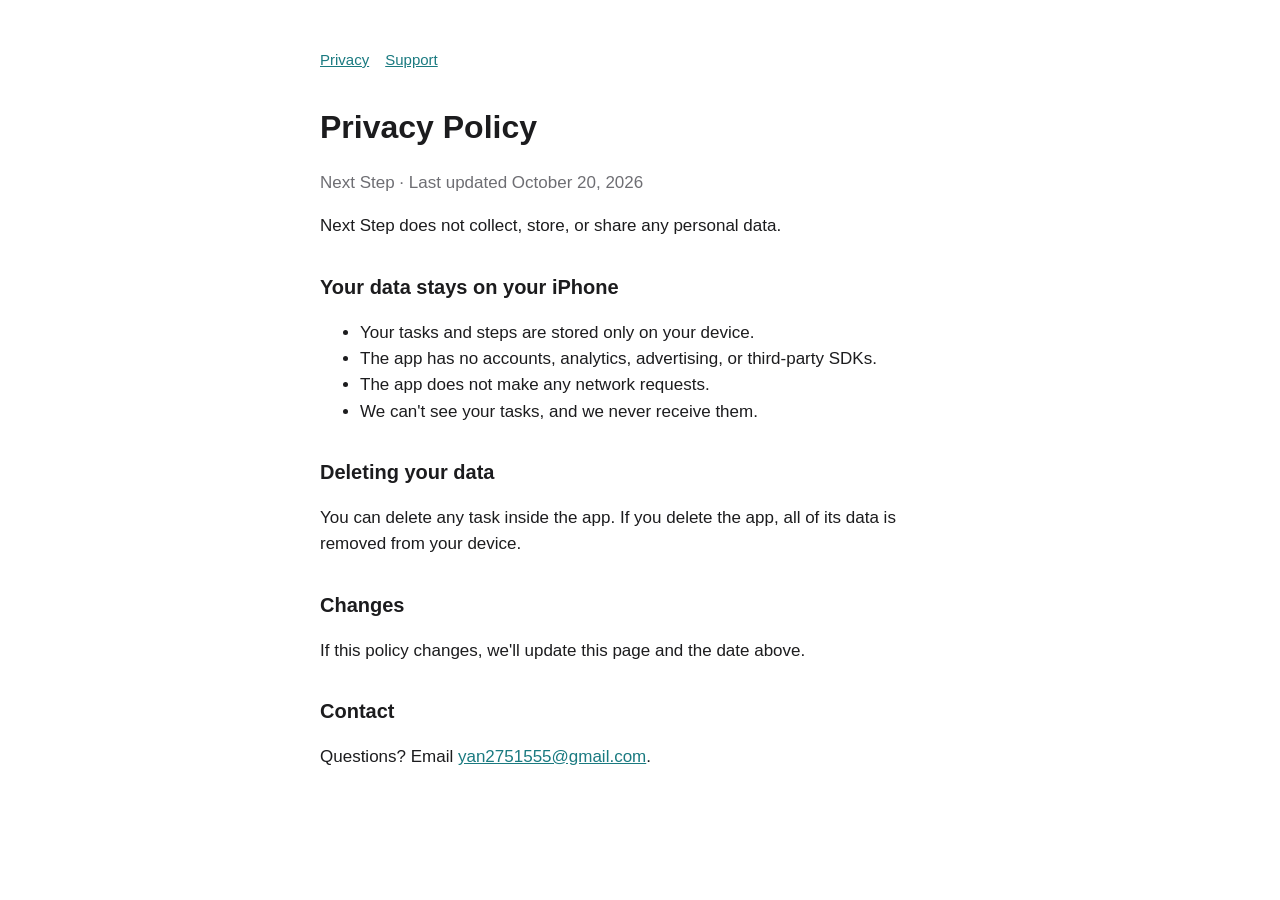
<file: index.html>
<!doctype html>
<html lang="en">
<head>
  <meta charset="utf-8">
  <meta name="viewport" content="width=device-width, initial-scale=1">
  <title>Next Step Privacy Policy</title>
  <link rel="stylesheet" href="style.css">
</head>
<body>
<main>
  <nav><a href="index.html">Privacy</a><a href="support.html">Support</a></nav>
  <h1>Privacy Policy</h1>
  <p class="muted">Next Step · Last updated October 20, 2026</p>

  <p>Next Step does not collect, store, or share any personal data.</p>

  <h2>Your data stays on your iPhone</h2>
  <ul>
    <li>Your tasks and steps are stored only on your device.</li>
    <li>The app has no accounts, analytics, advertising, or third-party SDKs.</li>
    <li>The app does not make any network requests.</li>
    <li>We can't see your tasks, and we never receive them.</li>
  </ul>

  <h2>Deleting your data</h2>
  <p>You can delete any task inside the app. If you delete the app, all of its data is removed from your device.</p>

  <h2>Changes</h2>
  <p>If this policy changes, we'll update this page and the date above.</p>

  <h2>Contact</h2>
  <p>Questions? Email <a href="mailto:yan2751555@gmail.com">yan2751555@gmail.com</a>.</p>
</main>
</body>
</html>
</file>
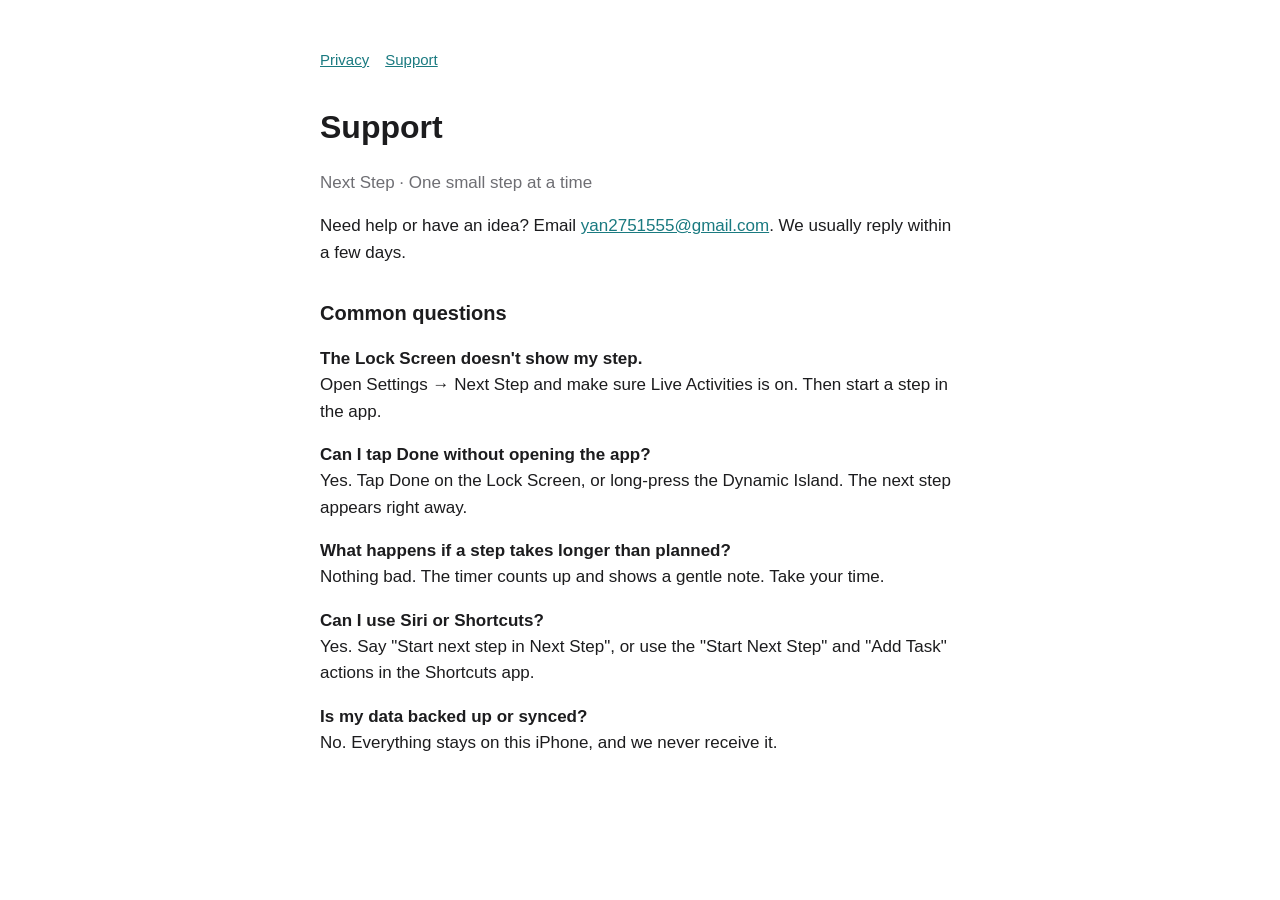
<file: support.html>
<!doctype html>
<html lang="en">
<head>
  <meta charset="utf-8">
  <meta name="viewport" content="width=device-width, initial-scale=1">
  <title>Next Step Support</title>
  <link rel="stylesheet" href="style.css">
</head>
<body>
<main>
  <nav><a href="index.html">Privacy</a><a href="support.html">Support</a></nav>
  <h1>Support</h1>
  <p class="muted">Next Step · One small step at a time</p>

  <p>Need help or have an idea? Email <a href="mailto:yan2751555@gmail.com">yan2751555@gmail.com</a>. We usually reply within a few days.</p>

  <h2>Common questions</h2>

  <p><strong>The Lock Screen doesn't show my step.</strong><br>
  Open Settings → Next Step and make sure Live Activities is on. Then start a step in the app.</p>

  <p><strong>Can I tap Done without opening the app?</strong><br>
  Yes. Tap Done on the Lock Screen, or long-press the Dynamic Island. The next step appears right away.</p>

  <p><strong>What happens if a step takes longer than planned?</strong><br>
  Nothing bad. The timer counts up and shows a gentle note. Take your time.</p>

  <p><strong>Can I use Siri or Shortcuts?</strong><br>
  Yes. Say "Start next step in Next Step", or use the "Start Next Step" and "Add Task" actions in the Shortcuts app.</p>

  <p><strong>Is my data backed up or synced?</strong><br>
  No. Everything stays on this iPhone, and we never receive it.</p>
</main>
</body>
</html>
</file>
<file: style.css>
:root { --bg: #ffffff; --text: #1c1c1e; --muted: #6e6e73; --accent: #1a7a80; }
@media (prefers-color-scheme: dark) {
  :root { --bg: #000000; --text: #f2f2f7; --muted: #98989d; --accent: #4fb8be; }
}
* { box-sizing: border-box; }
body {
  margin: 0; padding: 48px 16px; background: var(--bg); color: var(--text);
  font: 17px/1.55 -apple-system, BlinkMacSystemFont, "Helvetica Neue", Arial, sans-serif;
}
main { max-width: 640px; margin: 0 auto; }
h1 { font-size: 32px; margin: 0 0 4px; }
h2 { font-size: 20px; margin: 32px 0 8px; }
.muted { color: var(--muted); }
a { color: var(--accent); }
nav { margin-bottom: 32px; font-size: 15px; }
nav a { margin-right: 16px; }
</file>
